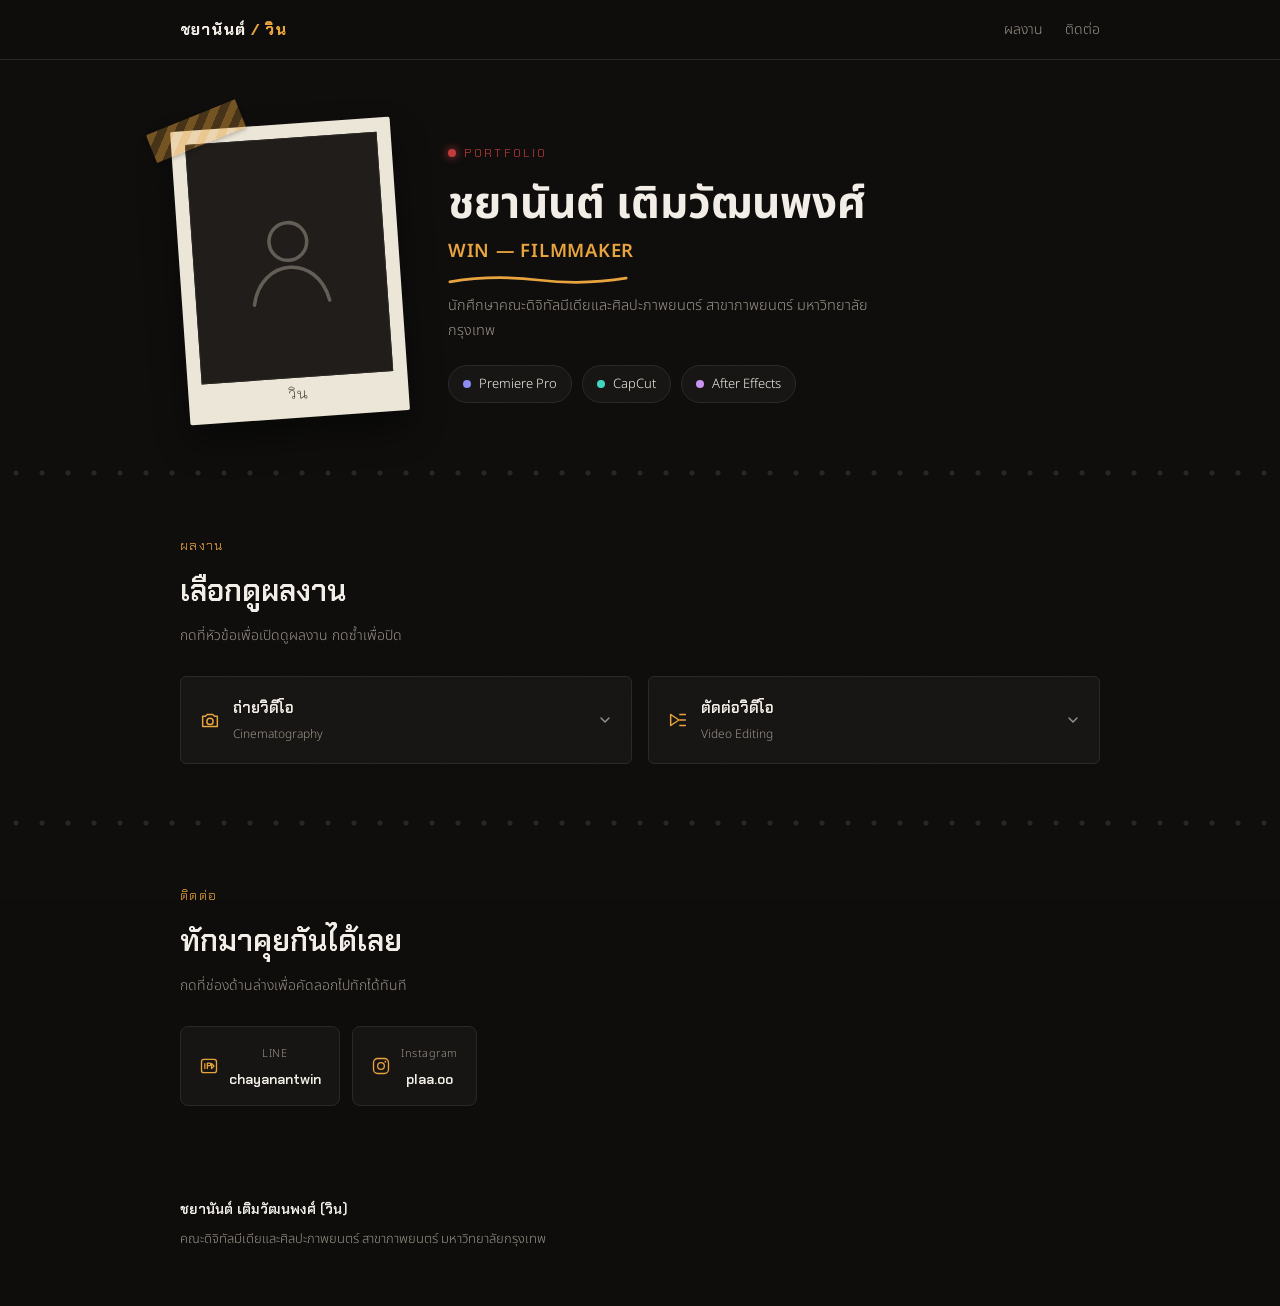
<file: index.html>
<!DOCTYPE html>
<html lang="th">
<head>
<meta charset="UTF-8">
<meta name="viewport" content="width=device-width, initial-scale=1.0">
<meta name="referrer" content="strict-origin-when-cross-origin">
<title>ชยานันต์ เติมวัฒนพงศ์ | วิน</title>
<link rel="preconnect" href="https://fonts.googleapis.com">
<link rel="preconnect" href="https://fonts.gstatic.com" crossorigin>
<link href="https://fonts.googleapis.com/css2?family=Chakra+Petch:wght@500;600;700&family=Noto+Sans+Thai:wght@300;400;500;600&family=Mali:wght@400;700&display=swap" rel="stylesheet">
<style>
  :root{
    --bg:#0e0d0c;
    --surface:#171513;
    --surface-2:#1f1c19;
    --line:#2c2823;
    --text:#f2eee7;
    --muted:#9a9388;
    --amber:#e8a33d;
    --tally:#c13b3b;
    --paper:#ece6d8;
  }

  *{box-sizing:border-box;margin:0;padding:0;}
  html{scroll-behavior:smooth;}

  body{
    background:var(--bg);
    color:var(--text);
    font-family:'Noto Sans Thai',sans-serif;
    font-weight:300;
    line-height:1.7;
    -webkit-font-smoothing:antialiased;
    position:relative;
  }

  body::before{
    content:"";
    position:fixed;
    inset:0;
    pointer-events:none;
    opacity:0.05;
    mix-blend-mode:overlay;
    background-image:url("data:image/svg+xml,%3Csvg xmlns='http://www.w3.org/2000/svg' width='140' height='140'%3E%3Cfilter id='n'%3E%3CfeTurbulence type='fractalNoise' baseFrequency='0.9' numOctaves='2' stitchTiles='stitch'/%3E%3C/filter%3E%3Crect width='100%25' height='100%25' filter='url(%23n)'/%3E%3C/svg%3E");
    z-index:999;
  }

  .display{ font-family:'Chakra Petch',sans-serif; letter-spacing:0.02em; }
  .hand{ font-family:'Mali',cursive; }

  a{color:inherit;text-decoration:none;}
  button{font:inherit;color:inherit;background:none;border:none;cursor:pointer;}

  .sprockets{
    height:14px;
    width:100%;
    background-image:radial-gradient(circle, var(--line) 2.5px, transparent 2.6px);
    background-size:26px 14px;
    background-position:center;
    opacity:0.9;
  }

  header{
    position:sticky;
    top:0;
    z-index:50;
    background:rgba(14,13,12,0.88);
    backdrop-filter:blur(6px);
    border-bottom:1px solid var(--line);
  }

  .nav{
    max-width:960px;
    margin:0 auto;
    padding:16px 20px;
    display:flex;
    align-items:center;
    justify-content:space-between;
  }

  .brand{
    font-family:'Chakra Petch',sans-serif;
    font-weight:700;
    font-size:16px;
    letter-spacing:0.06em;
  }
  .brand span{color:var(--amber);}

  .nav-links{ display:flex; gap:22px; font-size:14px; color:var(--muted); }
  .nav-links a:hover{color:var(--amber);}

  .hero{
    max-width:960px;
    margin:0 auto;
    padding:64px 20px 48px;
    display:flex;
    align-items:center;
    gap:48px;
    flex-wrap:wrap;
  }

  .polaroid{
    position:relative;
    flex:0 0 auto;
    width:220px;
    background:var(--paper);
    padding:14px 14px 40px;
    border-radius:2px;
    box-shadow:0 18px 34px rgba(0,0,0,0.45);
    transform:rotate(-4deg);
  }

  .polaroid .photo{
    width:100%;
    aspect-ratio:4/5;
    background:var(--surface-2);
    border:1px solid var(--line);
    display:flex;
    align-items:center;
    justify-content:center;
    overflow:hidden;
  }

  .polaroid .photo svg{ width:62%; opacity:0.55; }

  .polaroid .cap{
    position:absolute;
    bottom:12px; left:0; right:0;
    text-align:center;
    color:#3a352c;
    font-family:'Mali',cursive;
    font-size:14px;
  }

  .tape{
    position:absolute;
    top:-14px; left:-22px;
    width:96px; height:30px;
    background:repeating-linear-gradient(-45deg, rgba(232,163,61,0.55) 0 8px, rgba(232,163,61,0.3) 8px 16px);
    opacity:0.85;
    transform:rotate(-18deg);
    box-shadow:0 2px 4px rgba(0,0,0,0.25);
  }

  .hero-text{ flex:1 1 320px; min-width:260px; }

  .eyebrow{
    display:inline-flex;
    align-items:center;
    gap:8px;
    font-family:'Chakra Petch',sans-serif;
    font-size:12px;
    letter-spacing:0.18em;
    color:var(--tally);
    margin-bottom:16px;
  }
  .eyebrow::before{
    content:"";
    width:8px;height:8px;
    border-radius:50%;
    background:var(--tally);
    box-shadow:0 0 8px var(--tally);
  }

  .hero-text h1{
    font-size:clamp(28px,6vw,44px);
    font-weight:700;
    line-height:1.2;
  }

  .hero-text h1 .en{
    display:block;
    font-size:0.42em;
    color:var(--amber);
    font-weight:600;
    margin-top:8px;
    letter-spacing:0.04em;
  }

  .doodle{ display:block; width:180px; height:16px; margin:10px 0 4px; }
  .doodle path{
    stroke-dasharray:320;
    stroke-dashoffset:320;
    animation:draw 1.1s ease forwards 0.5s;
  }
  @keyframes draw{ to{ stroke-dashoffset:0; } }

  .hero-text p.role{ color:var(--muted); font-size:14.5px; max-width:460px; margin-top:6px; }

  .skills{ display:flex; flex-wrap:wrap; gap:10px; margin-top:22px; }
  .skill-chip{
    display:inline-flex;
    align-items:center;
    gap:8px;
    padding:7px 14px;
    border:1px solid var(--line);
    border-radius:999px;
    background:var(--surface);
    font-size:13px;
    color:var(--text);
  }
  .skill-dot{ width:8px; height:8px; border-radius:50%; flex:0 0 auto; }

  section.block{ max-width:960px; margin:0 auto; padding:52px 20px; }

  .block-head{ margin-bottom:28px; }
  .cat-num{ font-family:'Chakra Petch',sans-serif; color:var(--amber); font-size:13px; letter-spacing:0.1em; }
  .block-head h2{ font-family:'Chakra Petch',sans-serif; font-size:clamp(22px,5vw,30px); font-weight:600; margin-top:6px; }
  .block-desc{ color:var(--muted); font-size:14px; margin-top:8px; max-width:520px; }

  .toggle-grid{ display:grid; gap:16px; grid-template-columns:1fr 1fr; }
  @media(max-width:600px){ .toggle-grid{ grid-template-columns:1fr; } }

  .toggle-wrap{ border:1px solid var(--line); border-radius:6px; background:var(--surface); overflow:hidden; }

  .toggle-btn{
    width:100%;
    display:flex;
    align-items:center;
    justify-content:space-between;
    gap:12px;
    padding:18px 18px;
    text-align:left;
  }

  .toggle-btn .tlabel{ display:flex; align-items:center; gap:12px; }
  .toggle-btn svg.icon{ width:22px; height:22px; color:var(--amber); flex:0 0 auto; }
  .toggle-btn .ttitle{ font-family:'Chakra Petch',sans-serif; font-size:15px; font-weight:600; }
  .toggle-btn .tsub{ display:block; font-family:'Noto Sans Thai',sans-serif; font-weight:300; font-size:12px; color:var(--muted); margin-top:2px; }

  .toggle-btn svg.chevron{ width:16px; height:16px; color:var(--muted); transition:transform 0.35s ease; flex:0 0 auto; }
  .toggle-btn[aria-expanded="true"] svg.chevron{ transform:rotate(180deg); color:var(--amber); }
  .toggle-btn[aria-expanded="true"]{ background:var(--surface-2); }

  .panel{
    display:grid;
    grid-template-rows:0fr;
    transition:grid-template-rows 0.5s cubic-bezier(0.4,0,0.2,1);
  }
  .panel[data-open="true"]{ grid-template-rows:1fr; }
  .panel-inner{ overflow:hidden; min-height:0; }
  .panel-content{ padding:4px 18px 22px; border-top:1px solid var(--line); }

  .subhead{
    font-family:'Chakra Petch',sans-serif;
    font-size:14.5px;
    font-weight:600;
    margin:18px 0 12px;
    padding-left:12px;
    border-left:3px solid var(--amber);
  }

  .video-frame{
    position:relative;
    width:100%;
    padding-top:56.25%;
    background:var(--bg);
    border:1px solid var(--line);
    border-radius:4px;
    overflow:hidden;
  }
  .video-frame iframe{ position:absolute; top:0; left:0; width:100%; height:100%; border:0; }

  .empty{
    border:1px dashed var(--line);
    border-radius:4px;
    padding:32px 18px;
    text-align:center;
    color:var(--muted);
    font-size:13.5px;
    margin-top:14px;
  }
  .empty .em-title{ font-family:'Chakra Petch',sans-serif; color:var(--text); font-size:14px; margin-bottom:6px; font-weight:600; }

  .contact-row{ display:flex; flex-wrap:wrap; gap:12px; margin-top:22px; }

  .copy-chip{
    display:flex;
    align-items:center;
    gap:10px;
    padding:12px 18px;
    border:1px solid var(--line);
    border-radius:8px;
    background:var(--surface);
    transition:border-color 0.25s ease, transform 0.15s ease;
  }
  .copy-chip:hover{ border-color:var(--amber); }
  .copy-chip:active{ transform:scale(0.97); }
  .copy-chip svg{ width:20px; height:20px; color:var(--amber); flex:0 0 auto; }
  .copy-chip .clabel{ font-size:11px; color:var(--muted); letter-spacing:0.05em; }
  .copy-chip .cval{ font-family:'Chakra Petch',sans-serif; font-size:14px; font-weight:600; }

  #toast{
    position:fixed;
    left:50%;
    bottom:26px;
    transform:translateX(-50%) translateY(20px);
    background:var(--paper);
    color:#211d17;
    font-family:'Chakra Petch',sans-serif;
    font-size:13px;
    font-weight:600;
    padding:10px 18px;
    border-radius:999px;
    opacity:0;
    pointer-events:none;
    transition:opacity 0.25s ease, transform 0.25s ease;
    z-index:200;
  }
  #toast.show{ opacity:1; transform:translateX(-50%) translateY(0); }

  footer{
    max-width:960px;
    margin:0 auto;
    padding:40px 20px 56px;
    color:var(--muted);
    font-size:13px;
    display:flex;
    flex-direction:column;
    gap:6px;
  }
  footer .fname{ font-family:'Chakra Petch',sans-serif; color:var(--text); font-size:14px; font-weight:600; }

  @media(prefers-reduced-motion: reduce){
    .doodle path{ animation:none; stroke-dashoffset:0; }
    .panel{ transition:none; }
    .toggle-btn svg.chevron{ transition:none; }
  }
</style>
</head>
<body>

<header>
  <div class="nav">
    <div class="brand">ชยานันต์<span> / วิน</span></div>
    <nav class="nav-links">
      <a href="#work">ผลงาน</a>
      <a href="#contact">ติดต่อ</a>
    </nav>
  </div>
</header>

<div class="hero">
  <div class="polaroid">
    <div class="tape"></div>
    <div class="photo">
      <svg viewBox="0 0 100 100" fill="none" xmlns="http://www.w3.org/2000/svg">
        <circle cx="50" cy="36" r="16" stroke="#9a9388" stroke-width="3"/>
        <path d="M18 88c4-20 18-30 32-30s28 10 32 30" stroke="#9a9388" stroke-width="3" stroke-linecap="round"/>
      </svg>
    </div>
    <div class="cap">วิน</div>
  </div>

  <div class="hero-text">
    <div class="eyebrow">PORTFOLIO</div>
    <h1>
      ชยานันต์ เติมวัฒนพงศ์
      <span class="en">WIN — FILMMAKER</span>
    </h1>
    <svg class="doodle" viewBox="0 0 200 16" xmlns="http://www.w3.org/2000/svg">
      <path d="M2 10 Q50 2 100 8 T198 6" stroke="#e8a33d" stroke-width="3" fill="none" stroke-linecap="round"/>
    </svg>
    <p class="role">นักศึกษาคณะดิจิทัลมีเดียและศิลปะภาพยนตร์ สาขาภาพยนตร์ มหาวิทยาลัยกรุงเทพ</p>

    <div class="skills">
      <span class="skill-chip"><span class="skill-dot" style="background:#8b8bf0"></span>Premiere Pro</span>
      <span class="skill-chip"><span class="skill-dot" style="background:#3fd6c2"></span>CapCut</span>
      <span class="skill-chip"><span class="skill-dot" style="background:#c793f0"></span>After Effects</span>
    </div>
  </div>
</div>

<div class="sprockets"></div>

<section class="block" id="work">
  <div class="block-head">
    <span class="cat-num">ผลงาน</span>
    <h2>เลือกดูผลงาน</h2>
    <p class="block-desc">กดที่หัวข้อเพื่อเปิดดูผลงาน กดซ้ำเพื่อปิด</p>
  </div>

  <div class="toggle-grid">

    <div class="toggle-wrap">
      <button class="toggle-btn" aria-expanded="false" aria-controls="panel-shoot" id="btn-shoot">
        <span class="tlabel">
          <svg class="icon" viewBox="0 0 24 24" fill="none" xmlns="http://www.w3.org/2000/svg"><path d="M4 8h3l2-2h6l2 2h3v11H4z" stroke="currentColor" stroke-width="1.6" stroke-linejoin="round"/><circle cx="12" cy="13.5" r="3.4" stroke="currentColor" stroke-width="1.6"/></svg>
          <span>
            <span class="ttitle">ถ่ายวิดีโอ</span>
            <span class="tsub">Cinematography</span>
          </span>
        </span>
        <svg class="chevron" viewBox="0 0 24 24" fill="none" xmlns="http://www.w3.org/2000/svg"><path d="M6 9l6 6 6-6" stroke="currentColor" stroke-width="2" stroke-linecap="round" stroke-linejoin="round"/></svg>
      </button>
      <div class="panel" id="panel-shoot" data-open="false">
        <div class="panel-inner">
          <div class="panel-content">
            <div class="empty">
              <div class="em-title">ยังไม่มีผลงานในหมวดนี้</div>
              เร็วๆ นี้จะมีคลิปมาอัปเดตครับ
            </div>
          </div>
        </div>
      </div>
    </div>

    <div class="toggle-wrap">
      <button class="toggle-btn" aria-expanded="false" aria-controls="panel-edit" id="btn-edit">
        <span class="tlabel">
          <svg class="icon" viewBox="0 0 24 24" fill="none" xmlns="http://www.w3.org/2000/svg"><path d="M4 6l9 6-9 6V6z" stroke="currentColor" stroke-width="1.6" stroke-linejoin="round"/><path d="M14 6h6M14 12h6M14 18h6" stroke="currentColor" stroke-width="1.6" stroke-linecap="round"/></svg>
          <span>
            <span class="ttitle">ตัดต่อวิดีโอ</span>
            <span class="tsub">Video Editing</span>
          </span>
        </span>
        <svg class="chevron" viewBox="0 0 24 24" fill="none" xmlns="http://www.w3.org/2000/svg"><path d="M6 9l6 6 6-6" stroke="currentColor" stroke-width="2" stroke-linecap="round" stroke-linejoin="round"/></svg>
      </button>
      <div class="panel" id="panel-edit" data-open="false">
        <div class="panel-inner">
          <div class="panel-content">
            <div class="subhead">ตัวอย่างงานประเภทคลิปเล่าเรื่อง (คลิปยาว)</div>
            <div class="video-frame">
              <iframe src="https://www.youtube-nocookie.com/embed/2dg6O-49akw?si=DhyQVNIzD8I4JeMV" title="YouTube video player" allow="accelerometer; autoplay; clipboard-write; encrypted-media; gyroscope; picture-in-picture; web-share" referrerpolicy="strict-origin-when-cross-origin" allowfullscreen></iframe>
            </div>
          </div>
        </div>
      </div>
    </div>

  </div>
</section>

<div class="sprockets"></div>

<section class="block" id="contact">
  <div class="block-head">
    <span class="cat-num">ติดต่อ</span>
    <h2>ทักมาคุยกันได้เลย</h2>
    <p class="block-desc">กดที่ช่องด้านล่างเพื่อคัดลอกไปทักได้ทันที</p>
  </div>

  <div class="contact-row">
    <button class="copy-chip" data-copy="chayanantwin">
      <svg viewBox="0 0 24 24" fill="none" xmlns="http://www.w3.org/2000/svg"><rect x="3" y="4" width="18" height="16" rx="3" stroke="currentColor" stroke-width="1.6"/><path d="M7 9v6M10 9v6M10 11.5h2.5a1.5 1.5 0 000-3H10M15 9v6l3-3-3-3z" stroke="currentColor" stroke-width="1.5" stroke-linecap="round" stroke-linejoin="round"/></svg>
      <span>
        <span class="clabel">LINE</span><br>
        <span class="cval">chayanantwin</span>
      </span>
    </button>

    <button class="copy-chip" data-copy="plaa.oo">
      <svg viewBox="0 0 24 24" fill="none" xmlns="http://www.w3.org/2000/svg"><rect x="3" y="3" width="18" height="18" rx="5" stroke="currentColor" stroke-width="1.6"/><circle cx="12" cy="12" r="4" stroke="currentColor" stroke-width="1.6"/><circle cx="17.2" cy="6.8" r="1.1" fill="currentColor"/></svg>
      <span>
        <span class="clabel">Instagram</span><br>
        <span class="cval">plaa.oo</span>
      </span>
    </button>
  </div>
</section>

<footer>
  <div class="fname">ชยานันต์ เติมวัฒนพงศ์ (วิน)</div>
  <div>คณะดิจิทัลมีเดียและศิลปะภาพยนตร์ สาขาภาพยนตร์ มหาวิทยาลัยกรุงเทพ</div>
</footer>

<div id="toast"></div>

<script>
document.querySelectorAll('.toggle-btn').forEach(function(btn){
  btn.addEventListener('click', function(){
    var panel = document.getElementById(btn.getAttribute('aria-controls'));
    var isOpen = btn.getAttribute('aria-expanded') === 'true';
    btn.setAttribute('aria-expanded', String(!isOpen));
    panel.setAttribute('data-open', String(!isOpen));
  });
});

function showToast(msg){
  var el = document.getElementById('toast');
  el.textContent = msg;
  el.classList.add('show');
  clearTimeout(showToast._t);
  showToast._t = setTimeout(function(){ el.classList.remove('show'); }, 1600);
}

document.querySelectorAll('.copy-chip').forEach(function(chip){
  chip.addEventListener('click', function(){
    var val = chip.getAttribute('data-copy');
    if(navigator.clipboard && navigator.clipboard.writeText){
      navigator.clipboard.writeText(val).then(function(){
        showToast('คัดลอกแล้ว: ' + val);
      }).catch(function(){
        showToast('คัดลอกไม่สำเร็จ');
      });
    } else {
      showToast('คัดลอกไม่สำเร็จ');
    }
  });
});
</script>

</body>
</html>
</file>
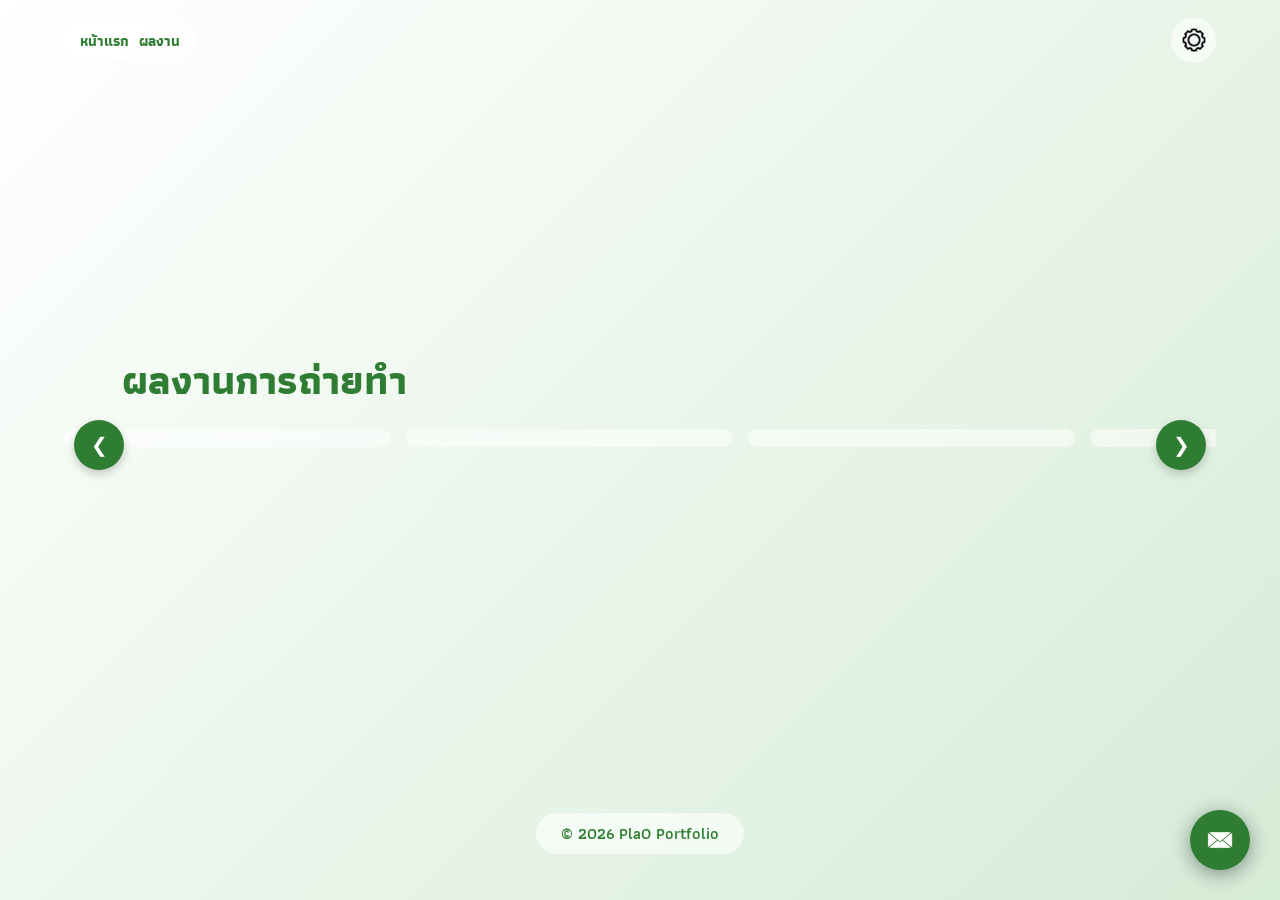
<file: cinematography.html>
<!DOCTYPE html>
<html lang="th">
<head>
    <meta charset="UTF-8">
    <meta name="viewport" content="width=device-width, initial-scale=1.0, maximum-scale=1.0, user-scalable=no">
    <title>ผลงานการถ่ายทำ</title>
    <link rel="preconnect" href="https://fonts.googleapis.com">
    <link rel="preconnect" href="https://fonts.gstatic.com" crossorigin>
    <link href="https://fonts.googleapis.com/css2?family=Athiti:wght@200;300;400;500;600;700&display=swap" rel="stylesheet">
    <link rel="stylesheet" href="style.css">
    <style>
        .work-layout {
            display: flex;
            flex-direction: column;
            width: 100%;
            gap: 15px;
            padding: 0;
            box-sizing: border-box;
        }
        .info-section {
            width: 100%;
            padding: 0 5%;
            box-sizing: border-box;
        }
        .slider-container {
            position: relative;
            width: 100%;
            display: flex;
            flex-direction: column;
            align-items: center;
        }
        .video-wrapper {
            display: flex;
            overflow-x: auto;
            scroll-behavior: smooth;
            gap: 15px;
            padding: 10px 0;
            width: 100%;
            scroll-snap-type: x mandatory;
            -ms-overflow-style: none;
            scrollbar-width: none;
            box-sizing: border-box;
        }
        .video-wrapper::-webkit-scrollbar {
            display: none;
        }
        .video-card {
            flex: 0 0 85%;
            margin-left: 5%;
            background: var(--card-bg);
            border-radius: 20px;
            overflow: hidden;
            border: 1px solid rgba(255, 255, 255, 0.1);
            backdrop-filter: blur(10px);
            scroll-snap-align: center;
        }
        .video-card:last-child {
            margin-right: 5%;
        }
        .nav-controls {
            display: flex;
            gap: 20px;
            margin-top: 15px;
        }
        .nav-btn {
            width: 50px;
            height: 50px;
            background: var(--primary-color);
            color: white;
            border: none;
            border-radius: 50%;
            cursor: pointer;
            display: flex;
            justify-content: center;
            align-items: center;
            box-shadow: 0 4px 10px rgba(0,0,0,0.2);
            font-size: 20px;
            -webkit-tap-highlight-color: transparent;
        }
        @media (min-width: 769px) {
            .video-card { flex: 0 0 325px; margin-left: 0; }
            .nav-btn { position: absolute; top: 50%; transform: translateY(-50%); margin-top: 0; }
            .prev-btn { left: 10px; }
            .next-btn { right: 10px; }
            .nav-controls { display: block; }
        }
    </style>
</head>
<body class="light-theme">
    <div class="navbar-trigger"></div>
    <nav class="navbar">
        <div class="nav-left-mobile">
            <a href="main.html">หน้าแรก</a>
            <div class="nav-item has-sub">
                <a href="#" id="works-link" onclick="toggleWorks(event)">ผลงาน</a>
                <div class="nav-submenu" id="works-submenu">
                    <a href="cinematography.html">ถ่าย</a>
                    <a href="editor.html">ตัดต่อ</a>
                </div>
            </div>
        </div>
        <div class="nav-right">
            <div class="dropdown" id="dropdown-settings">
                <button class="dropbtn" id="main-btn">
                    <img src="src/logo/setting.png" alt="Settings" class="icon-mobile">
                </button>
                <div class="dropdown-content">
                    <div class="mobile-nested">
                        <div class="nested-trigger" onclick="toggleNested(event, 'theme-list')">
                            <img src="src/theme/sun.png" id="current-theme-icon" alt="Theme">
                        </div>
                        <div class="nested-content" id="theme-list">
                            <a href="#" data-theme="light" onclick="setTheme('light', 'src/theme/sun.png')"><img src="src/theme/sun.png"></a>
                            <a href="#" data-theme="dark" onclick="setTheme('dark', 'src/theme/moon.png')"><img src="src/theme/moon.png"></a>
                        </div>
                    </div>
                    <div class="mobile-nested mobile-only-nested">
                        <hr class="mobile-divider">
                        <div class="nested-trigger" onclick="toggleNested(event, 'lang-list')">
                            <img src="src/flag/thai.png" id="current-lang-icon-mobile" alt="Language">
                        </div>
                        <div class="nested-content" id="lang-list">
                            <a href="#" data-lang="TH" onclick="setLang('src/flag/thai.png', 'TH')"><img src="src/flag/thai.png"></a>
                            <a href="#" data-lang="EN" onclick="setLang('src/flag/usa.png', 'EN')"><img src="src/flag/usa.png"></a>
                            <a href="#" data-lang="JP" onclick="setLang('src/flag/japan.png', 'JP')"><img src="src/flag/japan.png"></a>
                        </div>
                    </div>
                </div>
            </div>
        </div>
    </nav>

    <div class="main-container">
        <div class="work-layout">
            <div class="info-section">
                <h1 style="font-size: 2.5rem; margin: 0;">ผลงานการถ่ายทำ</h1>
            </div>
            <div class="slider-container">
                <div class="video-wrapper" id="videoWrapper">
                    <div class="video-card">
                        <blockquote class="tiktok-embed" cite="https://www.tiktok.com/@tiantian2018/video/7606938707127733522" data-video-id="7606938707127733522"> <section> </section> </blockquote>
                    </div>
                    <div class="video-card">
                        <blockquote class="tiktok-embed" cite="https://www.tiktok.com/@tiantian2018/video/7607024067580857607" data-video-id="7607024067580857607"> <section> </section> </blockquote>
                    </div>
                    <div class="video-card">
                        <blockquote class="tiktok-embed" cite="https://www.tiktok.com/@tiantian2018/video/7608459791685389575" data-video-id="7608459791685389575"> <section> </section> </blockquote>
                    </div>
                    <div class="video-card">
                        <blockquote class="tiktok-embed" cite="https://www.tiktok.com/@tiantian2018/video/7607748239118421266" data-video-id="7607748239118421266"> <section> </section> </blockquote>
                    </div>
                    <div class="video-card">
                        <blockquote class="tiktok-embed" cite="https://www.tiktok.com/@tiantian2018/video/7606638094493699348" data-video-id="7606638094493699348"> <section> </section> </blockquote>
                    </div>
                </div>
                <div class="nav-controls">
                    <button class="nav-btn prev-btn" onclick="slide('prev')">❮</button>
                    <button class="nav-btn next-btn" onclick="slide('next')">❯</button>
                </div>
            </div>
        </div>
    </div>

    <script>
        function slide(direction) {
            const wrapper = document.getElementById('videoWrapper');
            const scrollStep = wrapper.clientWidth * 0.8;
            if (direction === 'next') {
                wrapper.scrollLeft += scrollStep;
            } else {
                wrapper.scrollLeft -= scrollStep;
            }
        }
    </script>
    <script async src="https://www.tiktok.com/embed.js"></script>
    <script src="script.js"></script>
    <footer>
        <div class="footer-content">
            <p>&copy; 2026 PlaO Portfolio</p>
        </div>
    </footer>
    <a href="https://line.me/ti/p/mnapc3J5jO" target="_blank" class="contact-fab">
        <img src="src/logo/mail.png" alt="Contact">
    </a>
</body>
</html>
</file>
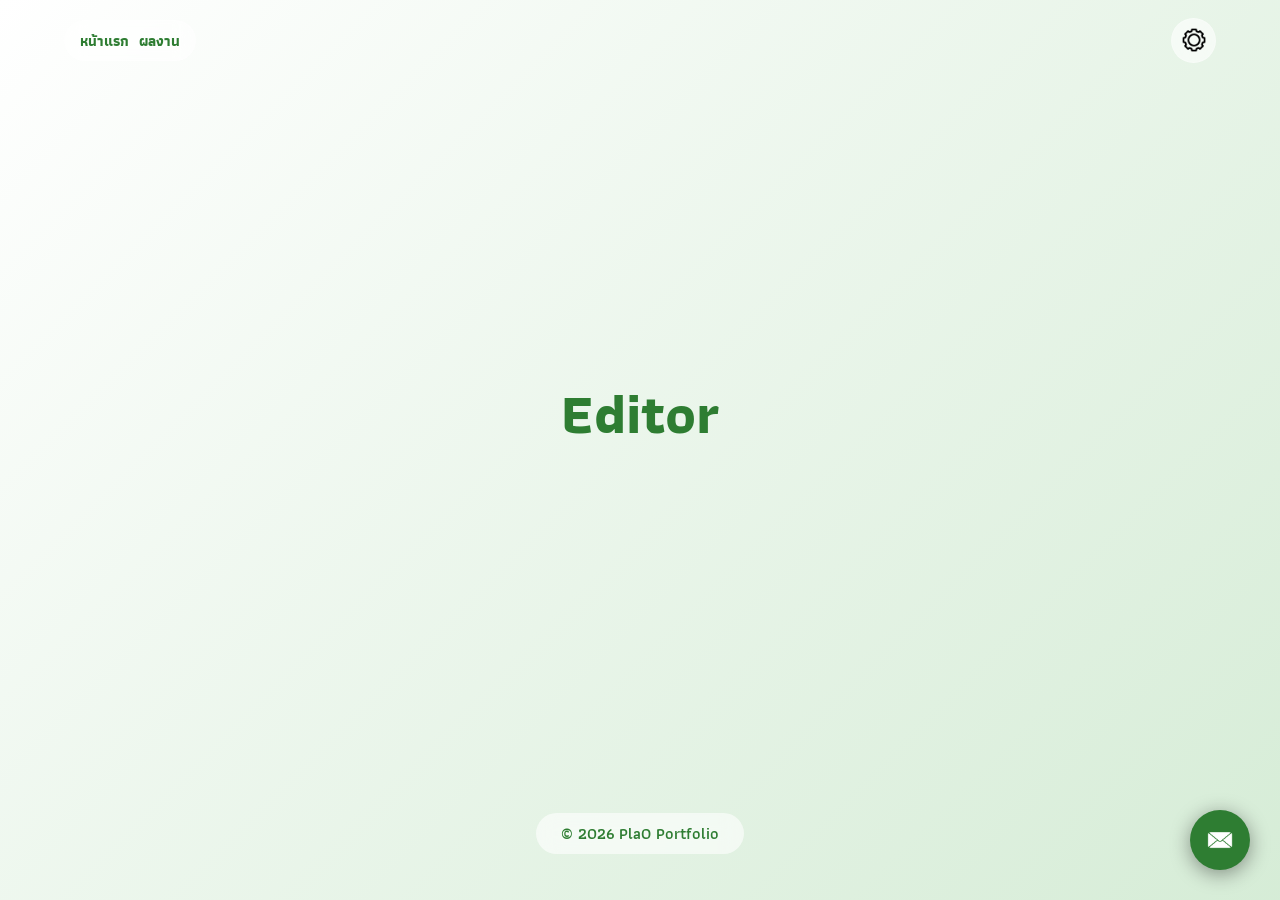
<file: editor.html>
<!DOCTYPE html>
<html lang="th">
<head>
    <meta charset="UTF-8">
    <meta name="viewport" content="width=device-width, initial-scale=1.0">
    <title>Editor - PlaO Portfolio</title>
    <link rel="preconnect" href="https://fonts.googleapis.com">
    <link rel="preconnect" href="https://fonts.gstatic.com" crossorigin>
    <link href="https://fonts.googleapis.com/css2?family=Athiti:wght@200;300;400;500;600;700&display=swap" rel="stylesheet">
    <link rel="stylesheet" href="style.css">
</head>
<body class="light-theme">
    <div class="navbar-trigger"></div>
    <nav class="navbar">
        <div class="nav-left-mobile">
            <a href="main.html">หน้าแรก</a>
            <div class="nav-item has-sub">
                <a href="#" id="works-link" onclick="toggleWorks(event)">ผลงาน</a>
                <div class="nav-submenu" id="works-submenu">
                    <a href="cinematography.html">ถ่าย</a>
                    <a href="editor.html">ตัดต่อ</a>
                </div>
            </div>
        </div>

        <div class="nav-right">
            <div class="dropdown" id="dropdown-settings">
                <button class="dropbtn" id="main-btn">
                    <img src="src/logo/setting.png" alt="Settings" class="icon-mobile">
                </button>
                <div class="dropdown-content">
                    <div class="mobile-nested">
                        <div class="nested-trigger" onclick="toggleNested(event, 'theme-list')">
                            <img src="src/theme/sun.png" id="current-theme-icon" alt="Theme">
                        </div>
                        <div class="nested-content" id="theme-list">
                            <a href="#" data-theme="light" onclick="setTheme('light', 'src/theme/sun.png')"><img src="src/theme/sun.png"></a>
                            <a href="#" data-theme="dark" onclick="setTheme('dark', 'src/theme/moon.png')"><img src="src/theme/moon.png"></a>
                        </div>
                    </div>
                    <div class="mobile-nested mobile-only-nested">
                        <hr class="mobile-divider">
                        <div class="nested-trigger" onclick="toggleNested(event, 'lang-list')">
                            <img src="src/flag/thai.png" id="current-lang-icon-mobile" alt="Language">
                        </div>
                        <div class="nested-content" id="lang-list">
                            <a href="#" data-lang="TH" onclick="setLang('src/flag/thai.png', 'TH')"><img src="src/flag/thai.png"></a>
                            <a href="#" data-lang="EN" onclick="setLang('src/flag/usa.png', 'EN')"><img src="src/flag/usa.png"></a>
                            <a href="#" data-lang="JP" onclick="setLang('src/flag/japan.png', 'JP')"><img src="src/flag/japan.png"></a>
                        </div>
                    </div>
                </div>
            </div>
        </div>
    </nav>

    <div class="main-container">
        <div class="info-section">
            <h1>Editor</h1>
        </div>
    </div>

    <script src="script.js"></script>
    <footer>
        <div class="footer-content">
            <p>&copy; 2026 PlaO Portfolio</p>
        </div>
    </footer>

    <a href="https://line.me/ti/p/mnapc3J5jO" target="_blank" class="contact-fab">
        <img src="src/logo/mail.png" alt="Contact">
    </a>
</body>
</html>
</file>
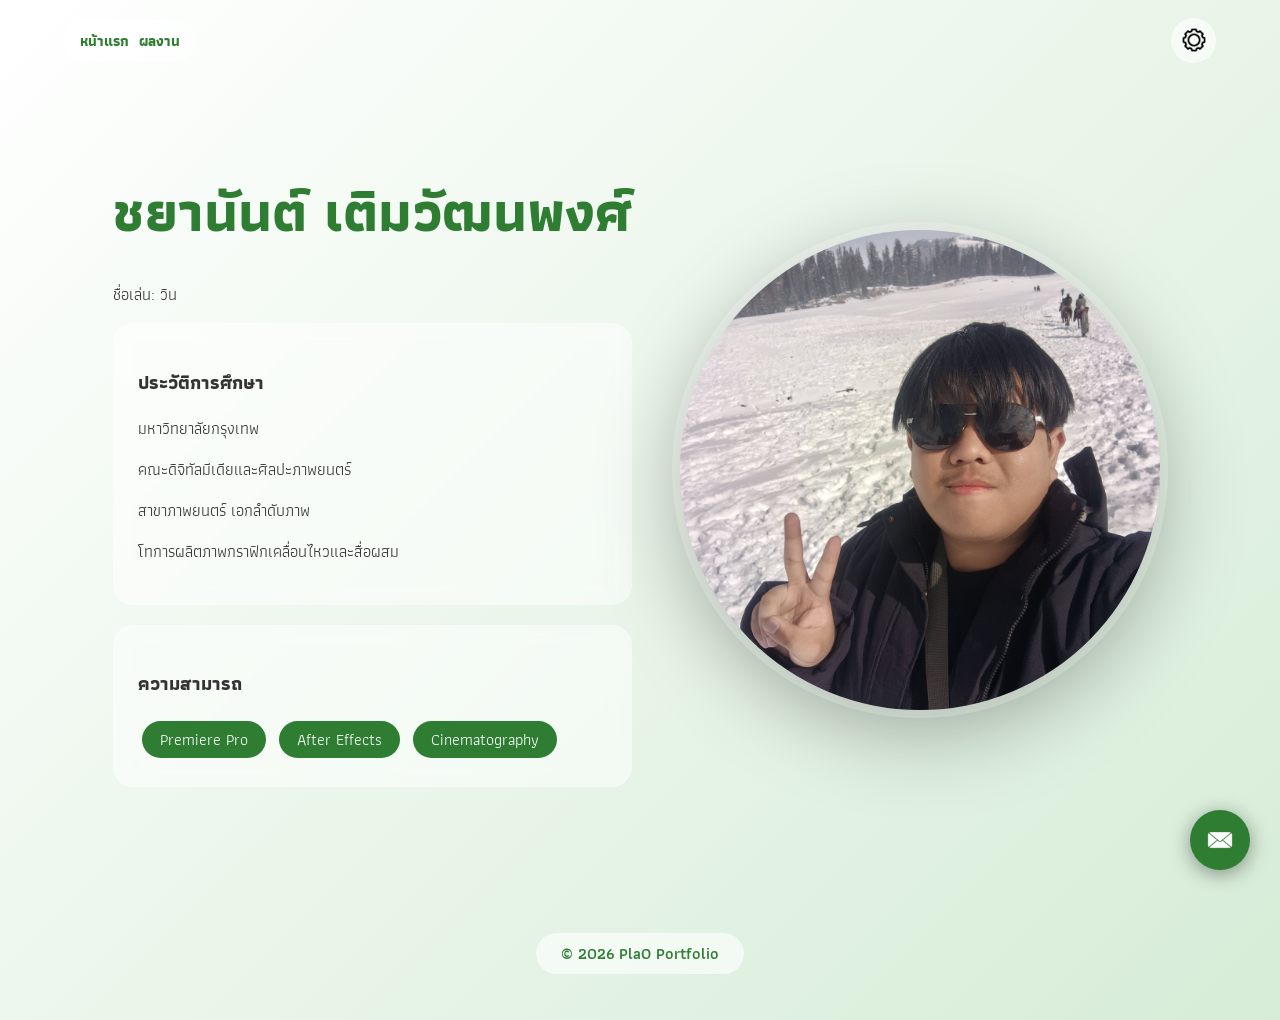
<file: main.html>
<!DOCTYPE html>
<html lang="th">
<head>
    <meta charset="UTF-8">
    <meta name="viewport" content="width=device-width, initial-scale=1.0">
    <title>PlaO Portfolio</title>
    <link rel="preconnect" href="https://fonts.googleapis.com">
    <link rel="preconnect" href="https://fonts.gstatic.com" crossorigin>
    <link href="https://fonts.googleapis.com/css2?family=Athiti:wght@200;300;400;500;600;700&display=swap" rel="stylesheet">
    <link rel="stylesheet" href="style.css">
</head>
<body class="light-theme"> 
    <div class="navbar-trigger"></div>
    <nav class="navbar">
        <div class="nav-left-mobile">
            <a href="#">หน้าแรก</a>
            <div class="nav-item has-sub">
                <a href="#" id="works-link" onclick="toggleWorks(event)">ผลงาน</a>
                <div class="nav-submenu" id="works-submenu">
                    <a href="cinematography.html">ถ่าย</a>
                    <a href="editor.html">ตัดต่อ</a>
                </div>
            </div>
        </div>

        <div class="nav-right">
            <div class="dropdown" id="dropdown-settings">
                <button class="dropbtn" id="main-btn">
                    <img src="src/logo/setting.png" alt="Settings" class="icon-mobile">
                </button>
                <div class="dropdown-content">
                    <div class="mobile-nested">
                        <div class="nested-trigger" onclick="toggleNested(event, 'theme-list')">
                            <img src="src/theme/sun.png" id="current-theme-icon" alt="Theme">
                        </div>
                        <div class="nested-content" id="theme-list">
                            <a href="#" data-theme="light" onclick="setTheme('light', 'src/theme/sun.png')"><img src="src/theme/sun.png"></a>
                            <a href="#" data-theme="dark" onclick="setTheme('dark', 'src/theme/moon.png')"><img src="src/theme/moon.png"></a>
                        </div>
                    </div>
                    <div class="mobile-nested mobile-only-nested">
                        <hr class="mobile-divider">
                        <div class="nested-trigger" onclick="toggleNested(event, 'lang-list')">
                            <img src="src/flag/thai.png" id="current-lang-icon-mobile" alt="Language">
                        </div>
                        <div class="nested-content" id="lang-list">
                            <a href="#" data-lang="TH" onclick="setLang('src/flag/thai.png', 'TH')"><img src="src/flag/thai.png"></a>
                            <a href="#" data-lang="EN" onclick="setLang('src/flag/usa.png', 'EN')"><img src="src/flag/usa.png"></a>
                            <a href="#" data-lang="JP" onclick="setLang('src/flag/japan.png', 'JP')"><img src="src/flag/japan.png"></a>
                        </div>
                    </div>
                </div>
            </div>
        </div>
    </nav>
    <div class="main-container">
        <div class="info-section">
            <h1 id="txt-name">ชยานันต์ เติมวัฒนพงศ์</h1>
            <p class="nickname"><span id="txt-nickname-label">ชื่อเล่น:</span> <span id="txt-nickname">วิน</span></p>
            <div class="card">
                <h3 id="txt-edu-title">ประวัติการศึกษา</h3>
                <p id="txt-university">มหาวิทยาลัยกรุงเทพ</p>
                <p id="txt-faculty">คณะดิจิทัลมีเดียและศิลปะภาพยนตร์</p>
                <p id="txt-major">สาขาภาพยนตร์ เอกลำดับภาพ</p>
                <p id="txt-minor">โทการผลิตภาพกราฟิกเคลื่อนไหวและสื่อผสม</p>
            </div>
            <div class="card">
                <h3 id="txt-skill-title">ความสามารถ</h3>
                <div class="skills">
                    <span>Premiere Pro</span>
                    <span>After Effects</span>
                    <span>Cinematography</span>
                </div>
            </div>
        </div>
        <div class="image-section">
            <img src="src\main\myself.jpg" alt="Chayanan" class="profile-img">
        </div>
    </div>
    <script src="script.js"></script>
    <footer>
        <div class="footer-content">
            <p>&copy; 2026 PlaO Portfolio</p>
        </div>
    </footer>

    <a href="https://line.me/ti/p/mnapc3J5jO" target="_blank" class="contact-fab">
    <img src="src/logo/mail.png" alt="Contact">
</a>
</body>
</html>
</file>
<file: style.css>
:root {
    --bg-gradient: linear-gradient(-45deg, #ffffff, #e8f5e9, #c8e6c9, #ffffff);
    --primary-color: #2e7d32;
    --text-color: #333;
    --nav-btn-bg: rgba(255, 255, 255, 0.6); 
    --drop-bg: rgba(255, 255, 255, 0.95);
    --card-bg: rgba(255, 255, 255, 0.5);
}

.dark-theme {
    --bg-gradient: linear-gradient(-45deg, #0d1117, #161b22, #0d1117, #161b22);
    --primary-color: #4caf50;
    --text-color: #ffffff;
    --nav-btn-bg: rgba(255, 255, 255, 0.1); 
    --drop-bg: rgba(22, 27, 34, 0.95);
    --card-bg: rgba(255, 255, 255, 0.1);
}

body, html {
    margin: 0;
    padding: 0;
    min-height: 100vh;
    width: 100%;
    font-family: 'Athiti', sans-serif;
    scroll-behavior: smooth;
    display: flex;
    flex-direction: column;
    overflow-x: hidden;
}

body {
    background: var(--bg-gradient);
    background-size: 400% 400%;
    animation: gradientBG 15s ease infinite;
    color: var(--text-color);
    transition: background 0.5s ease;
}

@keyframes gradientBG {
    0% { background-position: 0% 50%; }
    50% { background-position: 100% 50%; }
    100% { background-position: 0% 50%; }
}

.navbar {
    display: flex;
    justify-content: space-between;
    align-items: center;
    padding: 0 5%;
    background: transparent; 
    position: fixed;
    top: 0;
    left: 0;
    right: 0;
    z-index: 9999;
    height: 80px;
    transition: 0.4s ease;
}

.navbar.nav-hidden {
    transform: translateY(-100%);
    opacity: 0;
    pointer-events: none;
}

.nav-left-mobile {
    display: flex;
    gap: 10px;
    background: var(--nav-btn-bg);
    padding: 8px 15px;
    border-radius: 50px;
    backdrop-filter: blur(10px);
    border: 1px solid rgba(255, 255, 255, 0.2);
}

.nav-left-mobile a {
    text-decoration: none;
    color: var(--primary-color);
    font-weight: 700;
    font-size: 0.9rem;
}

.nav-item {
    position: relative;
    display: flex;
    flex-direction: column;
    align-items: center;
    -webkit-tap-highlight-color: transparent;
}

.nav-submenu {
    position: absolute;
    top: 120%;
    left: 50%;
    background: var(--drop-bg);
    padding: 6px 12px;
    border-radius: 16px;
    display: flex;
    flex-direction: column;
    align-items: center;
    gap: 6px;
    opacity: 0;
    pointer-events: none;
    transform-origin: top center;
    transform: translateX(-50%) translateY(-15px);
    transition: opacity 0.3s ease, transform 0.4s cubic-bezier(0.165, 0.84, 0.44, 1);
}

.nav-submenu a {
    text-decoration: none;
    color: var(--primary-color);
    font-weight: 700;
    font-size: 0.85rem;
    white-space: nowrap;
}

.nav-item.has-sub.open .nav-submenu {
    opacity: 1;
    pointer-events: auto;
    transform: translateX(-50%) translateY(0);
}

.nav-right {
    display: flex;
    align-items: center;
    gap: 1rem;
}

.nav-links {
    list-style: none;
    display: flex;
    gap: 1rem;
    margin: 0;
    padding: 5px 20px;
    background: var(--nav-btn-bg);
    border-radius: 50px;
    backdrop-filter: blur(10px);
    border: 1px solid rgba(255, 255, 255, 0.2);
}

.nav-links a {
    text-decoration: none;
    color: var(--text-color);
    font-weight: 600;
}

.dropdown {
    position: relative;
    display: flex;
    align-items: center;
    -webkit-tap-highlight-color: transparent;
}

.dropbtn {
    background: var(--nav-btn-bg);
    border: 1px solid rgba(255, 255, 255, 0.2);
    cursor: pointer;
    border-radius: 50%;
    width: 45px;
    height: 45px;
    display: flex;
    justify-content: center;
    align-items: center;
    backdrop-filter: blur(10px);
    outline: none;
    -webkit-tap-highlight-color: transparent;
}

.dropdown-content {
    position: absolute;
    top: 55px;
    left: 50%;
    background: var(--drop-bg);
    backdrop-filter: blur(20px);
    min-width: 60px;
    border-radius: 20px;
    box-shadow: 0 10px 30px rgba(0,0,0,0.2);
    opacity: 0;
    visibility: hidden;
    padding: 10px;
    display: flex;
    flex-direction: column;
    align-items: center;
    gap: 10px;
    border: 1px solid rgba(255, 255, 255, 0.1);
    transform: translate(-50%, -20px) scale(0.95);
    transition: opacity 0.4s ease, transform 0.4s cubic-bezier(0.165, 0.84, 0.44, 1);
}

.dropdown:hover .dropdown-content {
    opacity: 1;
    visibility: visible;
    transform: translate(-50%, 0) scale(1);
}

.dropdown-content img, .dropbtn img {
    width: 26px;
    height: 26px;
    border-radius: 50%;
    object-fit: cover;
}

.main-container {
    flex: 1;
    display: flex;
    align-items: center;
    justify-content: center;
    gap: 40px;
    width: 90%;
    max-width: 1400px;
    margin: 120px auto 60px auto;
    padding: 20px;
}

.profile-img {
    width: 100%;
    max-width: 480px;
    aspect-ratio: 1 / 1;
    object-fit: cover;
    border-radius: 50%;
    border: 8px solid rgba(255, 255, 255, 0.2);
    filter: drop-shadow(0 20px 40px rgba(0,0,0,0.3));
    animation: float 6s ease-in-out infinite;
}

h1 {
    color: var(--primary-color);
    font-size: 3.5rem;
    font-weight: 700;
    line-height: 1.2;
}

.card {
    background: var(--card-bg);
    backdrop-filter: blur(10px);
    padding: 1.5rem;
    border-radius: 20px;
    border: 1px solid rgba(255, 255, 255, 0.15);
    margin-bottom: 20px;
}

.skills span {
    background: var(--primary-color);
    color: #fff;
    padding: 6px 18px;
    border-radius: 50px;
    display: inline-block;
    margin: 4px;
}

@keyframes float {
    0%, 100% { transform: translateY(0); }
    50% { transform: translateY(-20px); }
}

footer {
    width: 100%;
    padding: 30px 0;
    text-align: center;
}

.footer-content p {
    display: inline-block;
    background: var(--nav-btn-bg);
    padding: 8px 25px;
    border-radius: 50px;
    backdrop-filter: blur(10px);
    color: var(--primary-color);
    font-weight: 600;
}

.contact-fab {
    position: fixed;
    bottom: 30px;
    right: 30px;
    width: 60px;
    height: 60px;
    background: var(--primary-color);
    border-radius: 50%;
    display: flex;
    justify-content: center;
    align-items: center;
    box-shadow: 0 4px 20px rgba(0, 0, 0, 0.4);
    z-index: 99999; 
    text-decoration: none;
    transition: all 0.3s cubic-bezier(0.175, 0.885, 0.32, 1.275);
    animation: pulse-ring 2s infinite;
    -webkit-tap-highlight-color: transparent;
}

.contact-fab img {
    width: 30px;
    height: 30px;
    object-fit: contain;
    filter: brightness(0) invert(1);
    animation: bounce-icon 2s infinite;
}

@keyframes pulse-ring {
    0% { box-shadow: 0 0 0 0 rgba(46, 125, 50, 0.7); }
    70% { box-shadow: 0 0 0 20px rgba(46, 125, 50, 0); }
    100% { box-shadow: 0 0 0 0 rgba(46, 125, 50, 0); }
}

@media (max-width: 768px) {
    .dropdown-content {
        flex-direction: column;
        width: 65px;
        padding: 15px 5px;
        gap: 15px;
        transform: translate(-50%, -15px) scale(0.95);
    }
    
    .main-container {
        flex-direction: column-reverse;
        margin-top: 100px;
        text-align: center;
        gap: 30px;
    }

    .profile-img { max-width: 260px; }
    h1 { font-size: 2.2rem; }

    .contact-fab {
        bottom: 20px;
        right: 20px;
        width: 50px;
        height: 50px;
    }

    button, a, .icon-class, .dropbtn, .nested-trigger, .nav-item {
        -webkit-tap-highlight-color: transparent;
        outline: none;
    }
}
</file>
